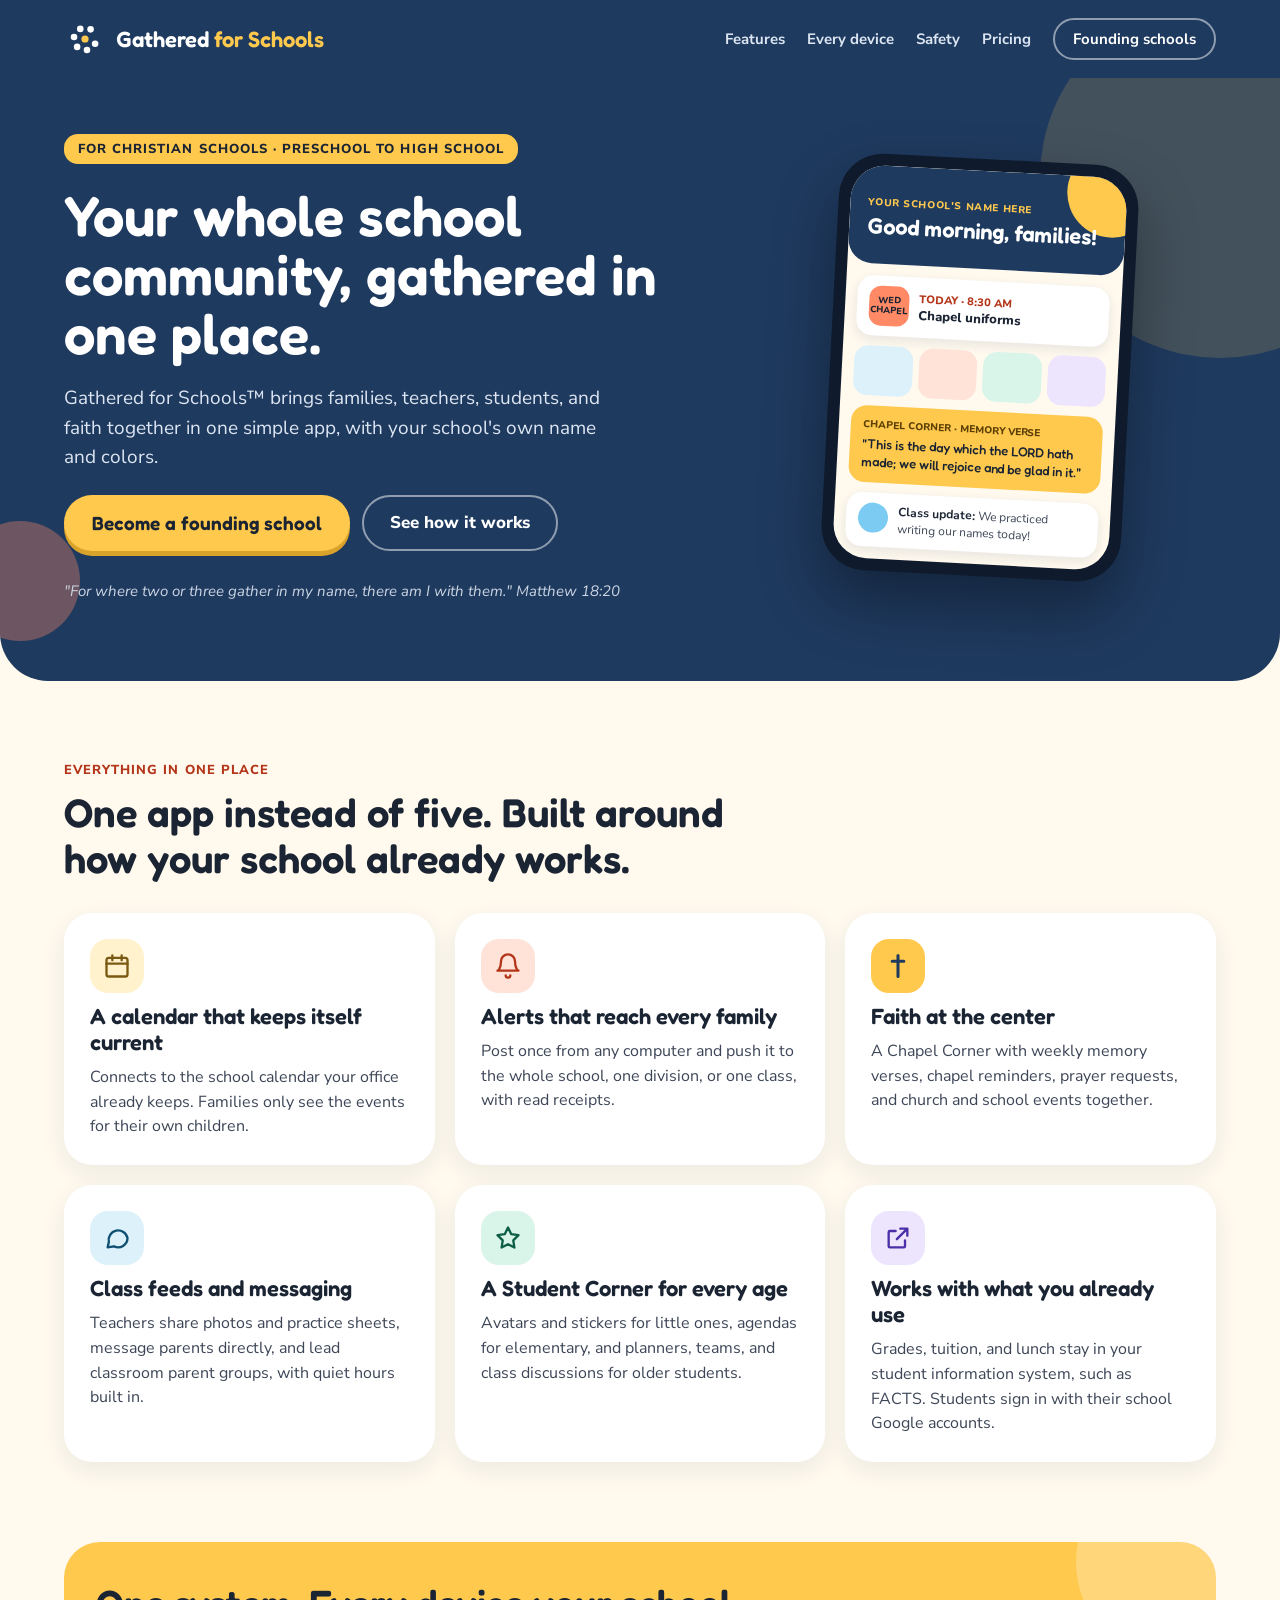
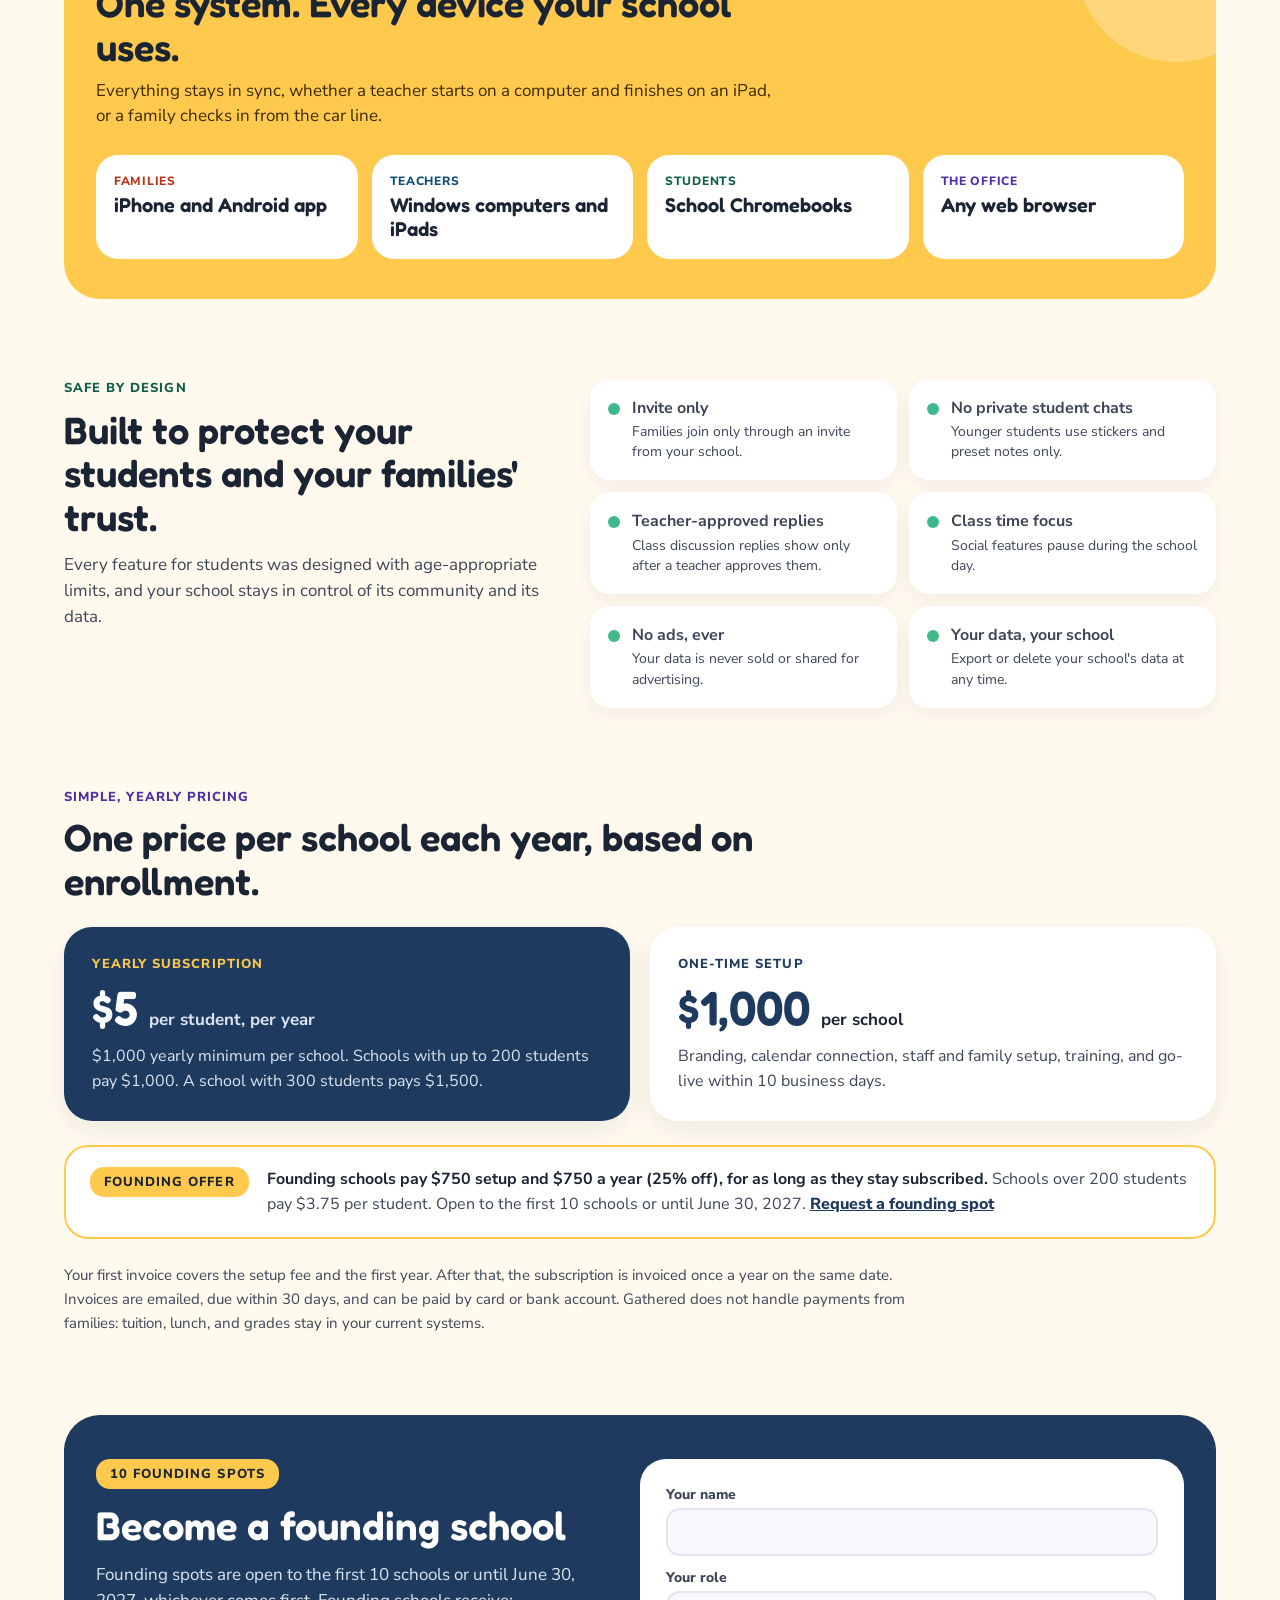
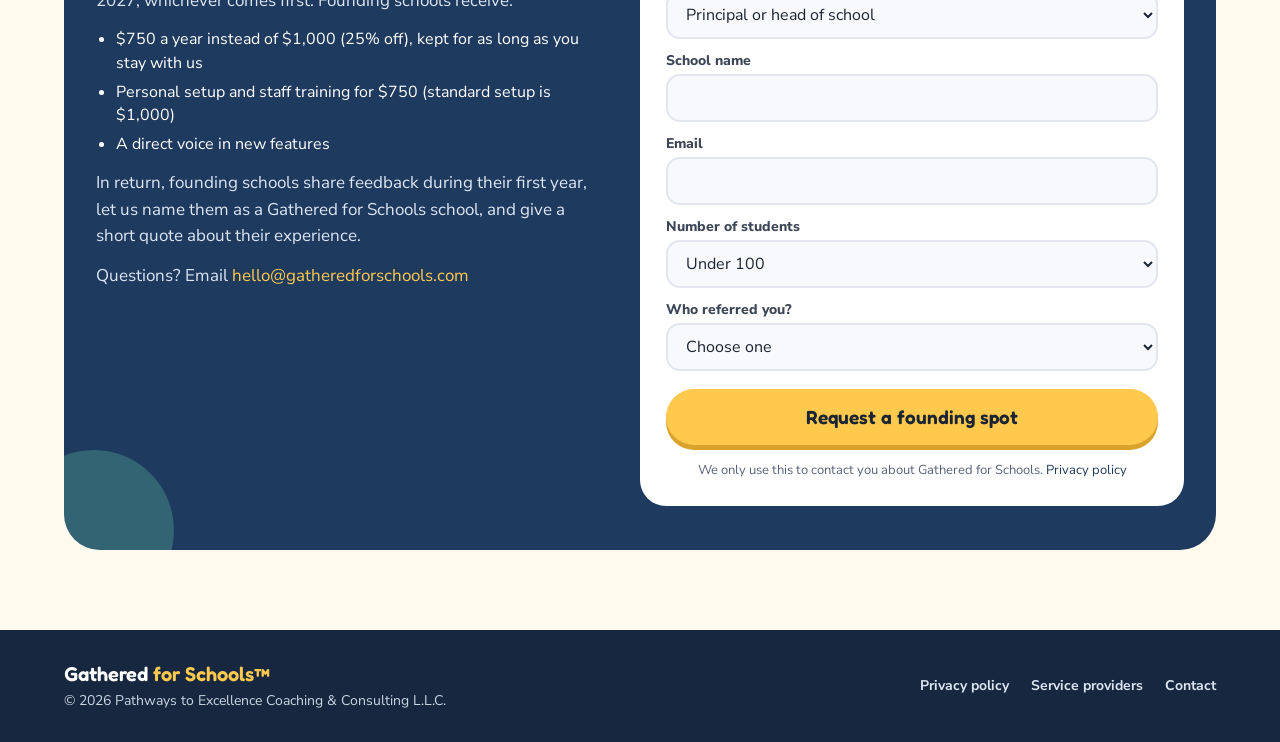
<file: index.html>
<!doctype html>
<html lang="en">
<head>
<meta charset="utf-8">
<meta name="viewport" content="width=device-width, initial-scale=1">
<title>Gathered for Schools™ | School communication for Christian schools</title>
<meta name="description" content="Gathered for Schools brings families, teachers, students, and faith together in one simple app, with your school's own name and colors. Become a founding school.">
<link rel="canonical" href="https://gatheredforschools.com/">
<meta property="og:title" content="Gathered for Schools™">
<meta property="og:description" content="Your whole school community, gathered in one place. One simple app for Christian schools, preschool to high school.">
<meta property="og:url" content="https://gatheredforschools.com/">
<meta property="og:type" content="website">
<meta name="theme-color" content="#1F3A5F">
<link rel="icon" href="favicon.svg" type="image/svg+xml">
<link rel="preconnect" href="https://fonts.googleapis.com">
<link rel="preconnect" href="https://fonts.gstatic.com" crossorigin>
<link href="https://fonts.googleapis.com/css2?family=Fredoka:wght@500;600;700&family=Nunito+Sans:wght@400;600;700;800&display=swap" rel="stylesheet">
<link rel="stylesheet" href="styles.css?v=20261123">
</head>
<body>

<header class="site-header">
  <div class="wrap">
    <a href="#top" class="brand" aria-label="Gathered for Schools home">
      <span class="brand-mark">
        <svg width="42" height="42" viewBox="0 0 64 64" aria-hidden="true"><g fill="#FFFFFF"><circle cx="40.5" cy="17.3" r="5"/><circle cx="24.8" cy="16.6" r="5"/><circle cx="15.3" cy="29.0" r="5"/><circle cx="20.0" cy="44.0" r="5"/><circle cx="35.0" cy="48.7" r="5"/><circle cx="47.4" cy="39.2" r="5"/></g><circle cx="32" cy="32" r="5.5" fill="#FFC94D"/></svg>
      </span>
      <span class="brand-name">Gathered <span>for Schools</span></span>
    </a>
    <nav class="main-nav" aria-label="Main">
      <a href="#features">Features</a>
      <a href="#devices">Every device</a>
      <a href="#safety">Safety</a>
      <a href="#pricing">Pricing</a>
      <a href="#founding" class="btn-outline-sm">Founding schools</a>
    </nav>
  </div>
</header>

<main>
<section id="top" class="hero">
  <div class="blob" aria-hidden="true" style="width:360px;height:360px;background:#FFC94D;opacity:.16;right:-120px;top:-80px"></div>
  <div class="blob" aria-hidden="true" style="width:120px;height:120px;background:#FF8A65;opacity:.35;left:-40px;bottom:40px"></div>
  <div class="wrap">
    <div class="hero-copy">
      <span class="pill">FOR CHRISTIAN SCHOOLS · PRESCHOOL TO HIGH SCHOOL</span>
      <h1>Your whole school community, gathered in one place.</h1>
      <p class="hero-lede">Gathered for Schools™ brings families, teachers, students, and faith together in one simple app, with your school's own name and colors.</p>
      <div class="hero-ctas">
        <a href="#founding" class="btn-gold">Become a founding school</a>
        <a href="#features" class="btn-ghost">See how it works</a>
      </div>
      <p class="verse">"For where two or three gather in my name, there am I with them." Matthew 18:20</p>
    </div>

    <div class="hero-phone-col" aria-hidden="true">
      <div class="phone">
        <div class="phone-screen">
          <div class="phone-top">
            <div class="blob" style="width:90px;height:90px;background:#FFC94D;right:-30px;top:-30px"></div>
            <small>YOUR SCHOOL'S NAME HERE</small>
            <strong>Good morning, families!</strong>
          </div>
          <div class="phone-body">
            <div class="p-card">
              <span class="p-date">WED<br>CHAPEL</span>
              <span style="display:flex;flex-direction:column">
                <span style="font-size:11px;font-weight:800;color:#B4361A">TODAY · 8:30 AM</span>
                <span style="font-size:13px;font-weight:800">Chapel uniforms</span>
              </span>
            </div>
            <div class="p-tiles">
              <span style="background:#DDF1FB"></span><span style="background:#FFE3D9"></span><span style="background:#D9F5EA"></span><span style="background:#ECE5FD"></span>
            </div>
            <div class="p-verse">
              <span style="font-size:10px;font-weight:800;color:#5C3F05">CHAPEL CORNER · MEMORY VERSE</span>
              <span style="font-family:'Fredoka',sans-serif;font-size:13px;font-weight:500;line-height:1.35">"This is the day which the LORD hath made; we will rejoice and be glad in it."</span>
            </div>
            <div class="p-card" style="align-items:flex-start">
              <span style="width:30px;height:30px;border-radius:15px;background:#7CCBF2;flex-shrink:0"></span>
              <span style="font-size:12px;line-height:1.4;color:#3D4657"><b style="color:#1B2433">Class update:</b> We practiced writing our names today!</span>
            </div>
          </div>
        </div>
      </div>
    </div>
  </div>
</section>

<section id="features" class="wrap features">
  <div class="section-head">
    <span class="eyebrow" style="color:#B4361A">EVERYTHING IN ONE PLACE</span>
    <h2>One app instead of five. Built around how your school already works.</h2>
  </div>
  <div class="grid-3">
    <article class="feature">
      <span class="icon" style="background:#FFF2CC;color:#7A5A12"><svg width="28" height="28" viewBox="0 0 24 24" fill="none" stroke="currentColor" stroke-width="2" stroke-linecap="round" stroke-linejoin="round" aria-hidden="true"><rect x="3" y="5" width="18" height="16" rx="2"/><path d="M3 10h18M8 3v4M16 3v4"/></svg></span>
      <h3>A calendar that keeps itself current</h3>
      <p>Connects to the school calendar your office already keeps. Families only see the events for their own children.</p>
    </article>
    <article class="feature">
      <span class="icon" style="background:#FFE3D9;color:#B4361A"><svg width="28" height="28" viewBox="0 0 24 24" fill="none" stroke="currentColor" stroke-width="2" stroke-linecap="round" stroke-linejoin="round" aria-hidden="true"><path d="M6 8a6 6 0 0 1 12 0c0 7 3 8 3 8H3s3-1 3-8"/><path d="M10 20a2 2 0 0 0 4 0"/></svg></span>
      <h3>Alerts that reach every family</h3>
      <p>Post once from any computer and push it to the whole school, one division, or one class, with read receipts.</p>
    </article>
    <article class="feature">
      <span class="icon" style="background:#FFC94D;color:#1F3A5F"><svg width="28" height="28" viewBox="0 0 24 24" fill="none" stroke="currentColor" stroke-width="2.6" stroke-linecap="round" aria-hidden="true"><path d="M12 3v18M7 8h10"/></svg></span>
      <h3>Faith at the center</h3>
      <p>A Chapel Corner with weekly memory verses, chapel reminders, prayer requests, and church and school events together.</p>
    </article>
    <article class="feature">
      <span class="icon" style="background:#DDF1FB;color:#0E4F72"><svg width="28" height="28" viewBox="0 0 24 24" fill="none" stroke="currentColor" stroke-width="2" stroke-linecap="round" stroke-linejoin="round" aria-hidden="true"><path d="M21 12a8 8 0 0 1-11.6 7.1L4 20l1-4.6A8 8 0 1 1 21 12z"/></svg></span>
      <h3>Class feeds and messaging</h3>
      <p>Teachers share photos and practice sheets, message parents directly, and lead classroom parent groups, with quiet hours built in.</p>
    </article>
    <article class="feature">
      <span class="icon" style="background:#D9F5EA;color:#0E5E46"><svg width="28" height="28" viewBox="0 0 24 24" fill="none" stroke="currentColor" stroke-width="2" stroke-linejoin="round" aria-hidden="true"><path d="m12 3 2.8 5.7 6.2.9-4.5 4.4 1 6.2L12 17.3 6.5 20.2l1-6.2L3 9.6l6.2-.9z"/></svg></span>
      <h3>A Student Corner for every age</h3>
      <p>Avatars and stickers for little ones, agendas for elementary, and planners, teams, and class discussions for older students.</p>
    </article>
    <article class="feature">
      <span class="icon" style="background:#ECE5FD;color:#4A2FA8"><svg width="28" height="28" viewBox="0 0 24 24" fill="none" stroke="currentColor" stroke-width="2" stroke-linecap="round" stroke-linejoin="round" aria-hidden="true"><path d="M14 4h6v6M20 4l-9 9M18 14v5a1 1 0 0 1-1 1H5a1 1 0 0 1-1-1V7a1 1 0 0 1 1-1h5"/></svg></span>
      <h3>Works with what you already use</h3>
      <p>Grades, tuition, and lunch stay in your student information system, such as FACTS. Students sign in with their school Google accounts.</p>
    </article>
  </div>
</section>

<section id="devices" class="wrap devices-outer">
  <div class="devices">
    <div class="blob" aria-hidden="true" style="width:200px;height:200px;background:#fff;opacity:.25;right:-60px;top:-80px"></div>
    <div style="position:relative;display:flex;flex-direction:column;gap:8px;max-width:680px">
      <h2>One system. Every device your school uses.</h2>
      <p>Everything stays in sync, whether a teacher starts on a computer and finishes on an iPad, or a family checks in from the car line.</p>
    </div>
    <div class="grid-4">
      <div class="device"><span class="eyebrow" style="color:#B4361A">FAMILIES</span><strong>iPhone and Android app</strong></div>
      <div class="device"><span class="eyebrow" style="color:#0E4F72">TEACHERS</span><strong>Windows computers and iPads</strong></div>
      <div class="device"><span class="eyebrow" style="color:#0E5E46">STUDENTS</span><strong>School Chromebooks</strong></div>
      <div class="device"><span class="eyebrow" style="color:#4A2FA8">THE OFFICE</span><strong>Any web browser</strong></div>
    </div>
  </div>
</section>

<section id="safety" class="wrap safety">
  <div class="safety-copy">
    <span class="eyebrow" style="color:#0E5E46">SAFE BY DESIGN</span>
    <h2>Built to protect your students and your families' trust.</h2>
    <p>Every feature for students was designed with age-appropriate limits, and your school stays in control of its community and its data.</p>
  </div>
  <div class="safety-grid">
    <div class="safe-item"><span class="dot"></span><span><b>Invite only</b>Families join only through an invite from your school.</span></div>
    <div class="safe-item"><span class="dot"></span><span><b>No private student chats</b>Younger students use stickers and preset notes only.</span></div>
    <div class="safe-item"><span class="dot"></span><span><b>Teacher-approved replies</b>Class discussion replies show only after a teacher approves them.</span></div>
    <div class="safe-item"><span class="dot"></span><span><b>Class time focus</b>Social features pause during the school day.</span></div>
    <div class="safe-item"><span class="dot"></span><span><b>No ads, ever</b>Your data is never sold or shared for advertising.</span></div>
    <div class="safe-item"><span class="dot"></span><span><b>Your data, your school</b>Export or delete your school's data at any time.</span></div>
  </div>
</section>

<section id="pricing" class="wrap pricing">
  <div class="section-head">
    <span class="eyebrow" style="color:#4A2FA8">SIMPLE, YEARLY PRICING</span>
    <h2>One price per school each year, based on enrollment.</h2>
  </div>
  <div class="price-grid">
    <article class="price-card price-card-main">
      <span class="eyebrow gold">YEARLY SUBSCRIPTION</span>
      <p class="price"><strong>$5</strong> per student, per year</p>
      <p>$1,000 yearly minimum per school. Schools with up to 200 students pay $1,000. A school with 300 students pays $1,500.</p>
    </article>
    <article class="price-card">
      <span class="eyebrow" style="color:#1F3A5F">ONE-TIME SETUP</span>
      <p class="price"><strong>$1,000</strong> per school</p>
      <p>Branding, calendar connection, staff and family setup, training, and go-live within 10 business days.</p>
    </article>
  </div>
  <div class="price-founding">
    <span class="pill">FOUNDING OFFER</span>
    <p><b>Founding schools pay $750 setup and $750 a year (25% off), for as long as they stay subscribed.</b> Schools over 200 students pay $3.75 per student. Open to the first 10 schools or until June 30, 2027. <a href="#founding">Request a founding spot</a></p>
  </div>
  <p class="price-note">Your first invoice covers the setup fee and the first year. After that, the subscription is invoiced once a year on the same date. Invoices are emailed, due within 30 days, and can be paid by card or bank account. Gathered does not handle payments from families: tuition, lunch, and grades stay in your current systems.</p>
</section>

<section id="founding" class="wrap founding-outer">
  <div class="founding">
    <div class="blob" aria-hidden="true" style="width:160px;height:160px;background:#6FDDB4;opacity:.25;left:-50px;bottom:-60px"></div>
    <div class="founding-copy">
      <span class="pill">10 FOUNDING SPOTS</span>
      <h2>Become a founding school</h2>
      <p>Founding spots are open to the first 10 schools or until June 30, 2027, whichever comes first. Founding schools receive:</p>
      <ul>
        <li>$750 a year instead of $1,000 (25% off), kept for as long as you stay with us</li>
        <li>Personal setup and staff training for $750 (standard setup is $1,000)</li>
        <li>A direct voice in new features</li>
      </ul>
      <p>In return, founding schools share feedback during their first year, let us name them as a Gathered for Schools school, and give a short quote about their experience.</p>
      <p>Questions? Email <a href="mailto:hello@gatheredforschools.com" style="color:#FFC94D">hello@gatheredforschools.com</a></p>
    </div>

    <div class="form-card">
      <!-- Form submissions are delivered by Formspree (free plan). -->
      <form id="founding-form" action="https://formspree.io/f/xnpdjynj" method="POST" novalidate>
        <input type="hidden" name="_subject" value="New founding school request">
        <div class="hp" aria-hidden="true"><label>Leave this empty <input type="text" name="_gotcha" tabindex="-1" autocomplete="off"></label></div>
        <label>Your name
          <input type="text" name="name" autocomplete="name" required>
        </label>
        <label>Your role
          <select name="role">
            <option>Principal or head of school</option>
            <option>Administrator</option>
            <option>Office staff</option>
            <option>Teacher</option>
            <option>Other</option>
          </select>
        </label>
        <label>School name
          <input type="text" name="school" autocomplete="organization" required>
        </label>
        <label>Email
          <input type="email" name="email" autocomplete="email" required>
        </label>
        <label>Number of students
          <select name="students">
            <option>Under 100</option>
            <option>100 to 199</option>
            <option>200 to 349</option>
            <option>350 to 499</option>
            <option>500 or more</option>
          </select>
        </label>
        <label>Who referred you?
          <select name="referred_by" required>
            <option value="">Choose one</option>
            <option>St. Paul Lutheran School (Peachtree City, GA)</option>
            <option>Another school</option>
            <option>A conference or event</option>
            <option>Someone else</option>
            <option>No one, I found you myself</option>
          </select>
        </label>
        <label id="referred-detail" hidden style="display:none"><span id="referred-detail-text">Which school referred you?</span>
          <input type="text" name="referred_by_name">
        </label>
        <p class="form-error" id="form-error" role="alert" hidden></p>
        <button type="submit" class="btn-gold" id="form-submit">Request a founding spot</button>
        <p class="form-note">We only use this to contact you about Gathered for Schools. <a href="privacy.html">Privacy policy</a></p>
      </form>

      <div class="thanks" id="thanks" role="status" hidden>
        <span class="thanks-icon"><svg width="36" height="36" viewBox="0 0 24 24" fill="none" stroke="currentColor" stroke-width="2.6" stroke-linecap="round" stroke-linejoin="round" aria-hidden="true"><path d="m5 12 5 5L20 7"/></svg></span>
        <strong>Thank you!</strong>
        <span>We received your request and will reach out personally to schedule a walkthrough.</span>
      </div>
    </div>
  </div>
</section>
</main>

<footer class="site-footer">
  <div class="wrap">
    <div>
      <span class="brand-name">Gathered <span>for Schools™</span></span>
      <small>© 2026 Pathways to Excellence Coaching &amp; Consulting L.L.C.</small>
    </div>
    <nav class="footer-nav" aria-label="Footer">
      <a href="privacy.html">Privacy policy</a>
      <a href="subprocessors">Service providers</a>
      <a href="mailto:hello@gatheredforschools.com">Contact</a>
    </nav>
  </div>
</footer>

<script>
(function () {
  var form = document.getElementById('founding-form');
  var thanks = document.getElementById('thanks');
  var err = document.getElementById('form-error');
  var btn = document.getElementById('form-submit');

  function showError(msg) { err.textContent = msg; err.hidden = false; }

  var referred = form.elements.referred_by;
  var detail = document.getElementById('referred-detail');
  var detailText = document.getElementById('referred-detail-text');
  var detailPrompts = {
    'Another school': 'Which school referred you?',
    'A conference or event': 'Which conference or event?',
    'Someone else': 'Who referred you?'
  };
  function updateDetail() {
    var prompt = detailPrompts[referred.value];
    detail.hidden = !prompt;
    detail.style.display = prompt ? 'flex' : 'none';
    if (prompt) { detailText.textContent = prompt; }
    else { form.elements.referred_by_name.value = ''; }
  }
  referred.addEventListener('change', updateDetail);
  updateDetail();

  form.addEventListener('submit', function (e) {
    e.preventDefault();
    err.hidden = true;

    var name = form.elements.name.value.trim();
    var school = form.elements.school.value.trim();
    var email = form.elements.email.value.trim();
    if (!name || !school || !email) { showError('Please fill in your name, school, and email.'); return; }
    if (!/^[^\s@]+@[^\s@]+\.[^\s@]+$/.test(email)) { showError('Please check your email address.'); return; }
    if (!form.elements.referred_by.value) { showError('Please tell us who referred you, or choose "No one, I found you myself."'); return; }
    if (!detail.hidden && !form.elements.referred_by_name.value.trim()) { showError('Please answer: ' + detailText.textContent); return; }

    btn.disabled = true;
    btn.textContent = 'Sending...';

    fetch(form.action, {
      method: 'POST',
      body: new FormData(form),
      headers: { 'Accept': 'application/json' }
    }).then(function (res) {
      if (!res.ok) throw new Error('bad response');
      form.hidden = true;
      thanks.hidden = false;
    }).catch(function () {
      showError('Something went wrong sending your request. Please try again in a moment.');
      btn.disabled = false;
      btn.textContent = 'Request a founding spot';
    });
  });
})();
</script>
</body>
</html>
</file>
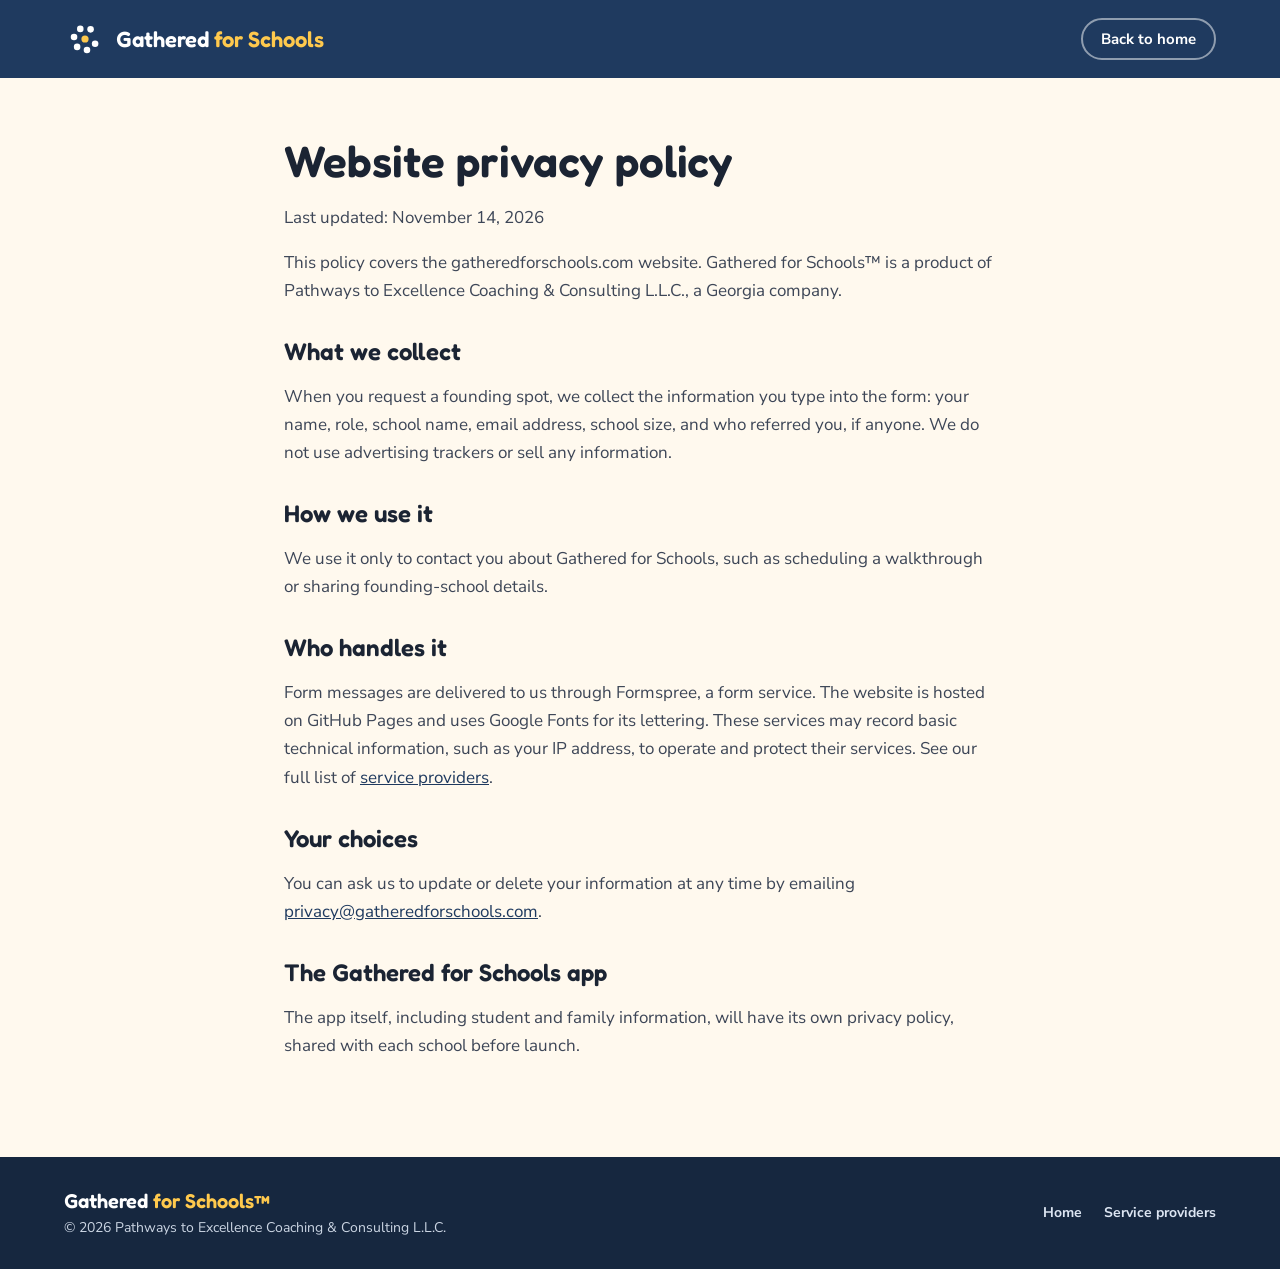
<file: privacy.html>
<!doctype html>
<html lang="en">
<head>
<meta charset="utf-8">
<meta name="viewport" content="width=device-width, initial-scale=1">
<title>Privacy policy | Gathered for Schools™</title>
<meta name="robots" content="noindex">
<link rel="icon" href="favicon.svg" type="image/svg+xml">
<link rel="preconnect" href="https://fonts.googleapis.com">
<link rel="preconnect" href="https://fonts.gstatic.com" crossorigin>
<link href="https://fonts.googleapis.com/css2?family=Fredoka:wght@500;600;700&family=Nunito+Sans:wght@400;600;700;800&display=swap" rel="stylesheet">
<link rel="stylesheet" href="styles.css?v=20261123">
</head>
<body>
<header class="site-header">
  <div class="wrap">
    <a href="./" class="brand" aria-label="Gathered for Schools home">
      <span class="brand-mark">
        <svg width="42" height="42" viewBox="0 0 64 64" aria-hidden="true"><g fill="#FFFFFF"><circle cx="40.5" cy="17.3" r="5"/><circle cx="24.8" cy="16.6" r="5"/><circle cx="15.3" cy="29.0" r="5"/><circle cx="20.0" cy="44.0" r="5"/><circle cx="35.0" cy="48.7" r="5"/><circle cx="47.4" cy="39.2" r="5"/></g><circle cx="32" cy="32" r="5.5" fill="#FFC94D"/></svg>
      </span>
      <span class="brand-name">Gathered <span>for Schools</span></span>
    </a>
    <nav class="main-nav" aria-label="Main"><a href="./" class="btn-outline-sm">Back to home</a></nav>
  </div>
</header>

<main class="wrap page">
  <h1>Website privacy policy</h1>
  <p>Last updated: November 14, 2026</p>

  <p>This policy covers the gatheredforschools.com website. Gathered for Schools™ is a product of Pathways to Excellence Coaching &amp; Consulting L.L.C., a Georgia company.</p>

  <h2>What we collect</h2>
  <p>When you request a founding spot, we collect the information you type into the form: your name, role, school name, email address, school size, and who referred you, if anyone. We do not use advertising trackers or sell any information.</p>

  <h2>How we use it</h2>
  <p>We use it only to contact you about Gathered for Schools, such as scheduling a walkthrough or sharing founding-school details.</p>

  <h2>Who handles it</h2>
  <p>Form messages are delivered to us through Formspree, a form service. The website is hosted on GitHub Pages and uses Google Fonts for its lettering. These services may record basic technical information, such as your IP address, to operate and protect their services. See our full list of <a href="subprocessors">service providers</a>.</p>

  <h2>Your choices</h2>
  <p>You can ask us to update or delete your information at any time by emailing <a href="mailto:privacy@gatheredforschools.com">privacy@gatheredforschools.com</a>.</p>

  <h2>The Gathered for Schools app</h2>
  <p>The app itself, including student and family information, will have its own privacy policy, shared with each school before launch.</p>
</main>

<footer class="site-footer">
  <div class="wrap">
    <div>
      <span class="brand-name">Gathered <span>for Schools™</span></span>
      <small>© 2026 Pathways to Excellence Coaching &amp; Consulting L.L.C.</small>
    </div>
    <nav class="footer-nav" aria-label="Footer"><a href="./">Home</a><a href="subprocessors">Service providers</a></nav>
  </div>
</footer>
</body>
</html>
</file>
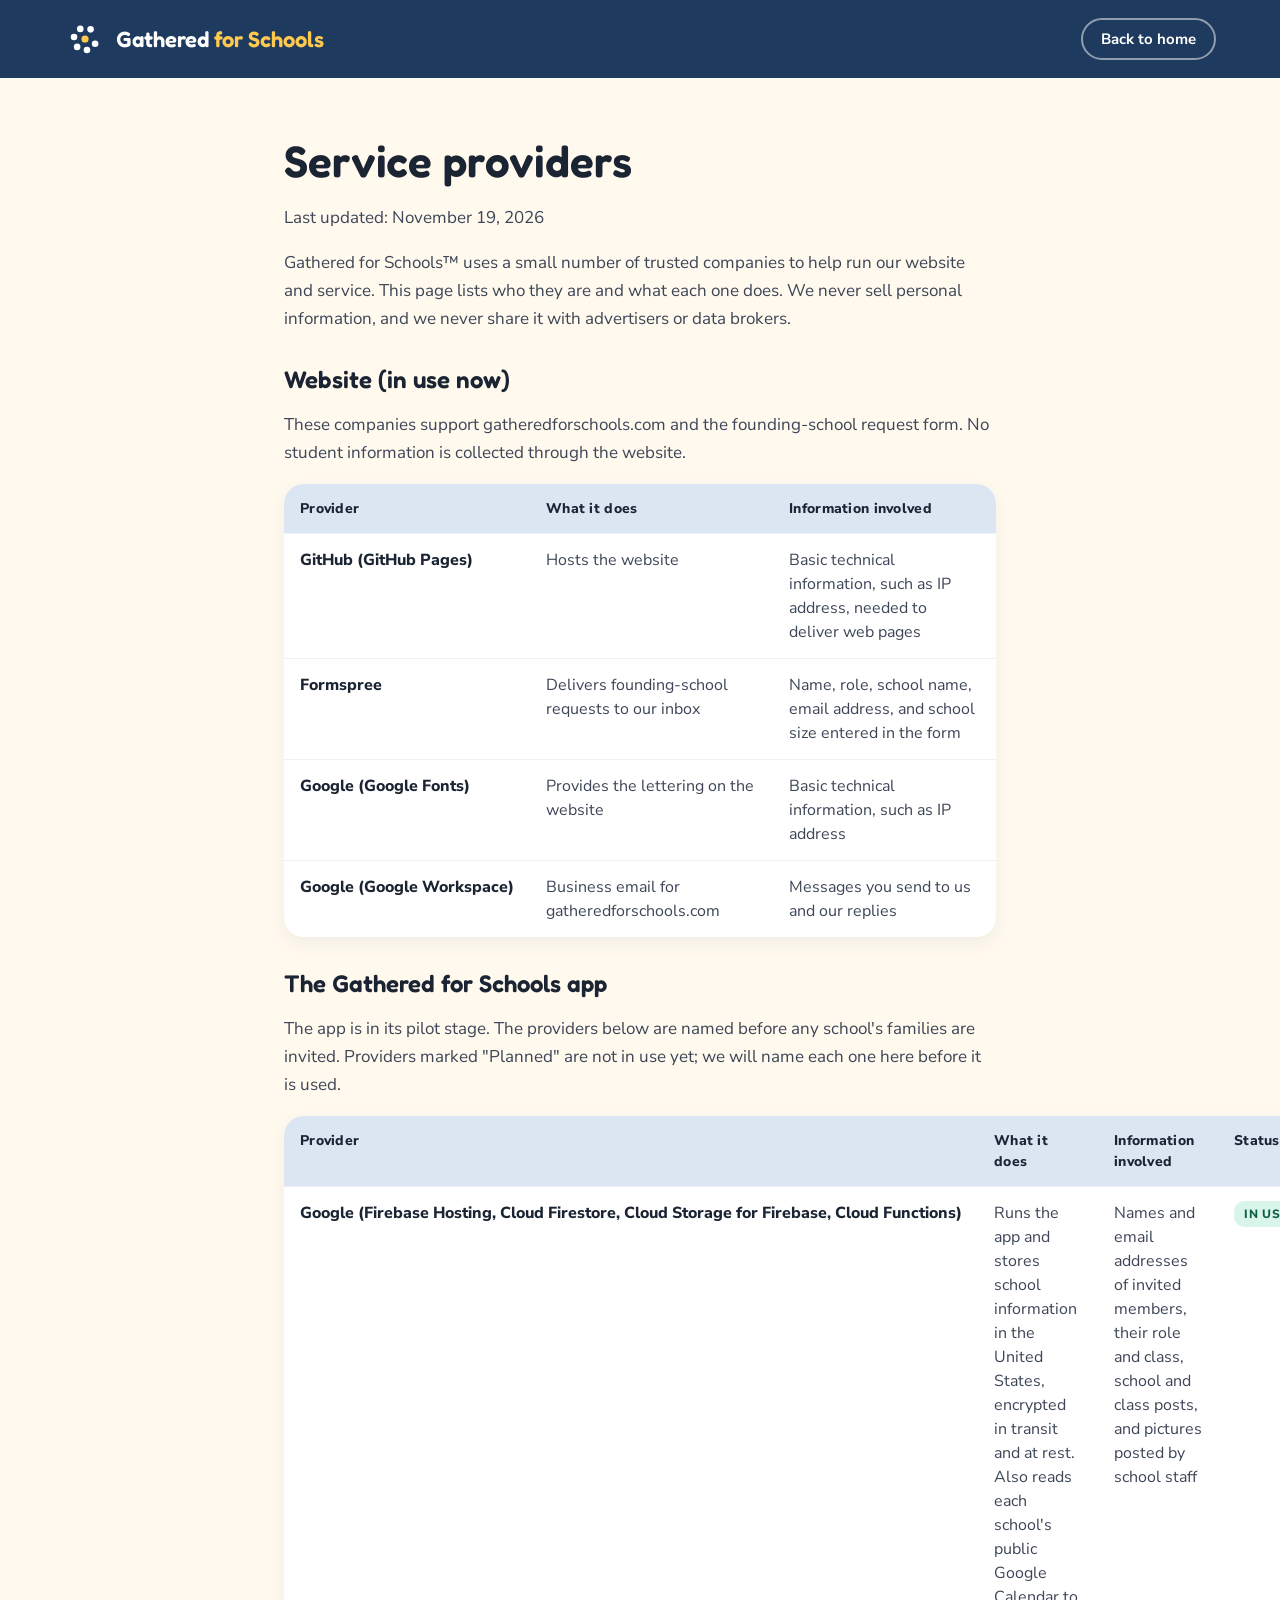
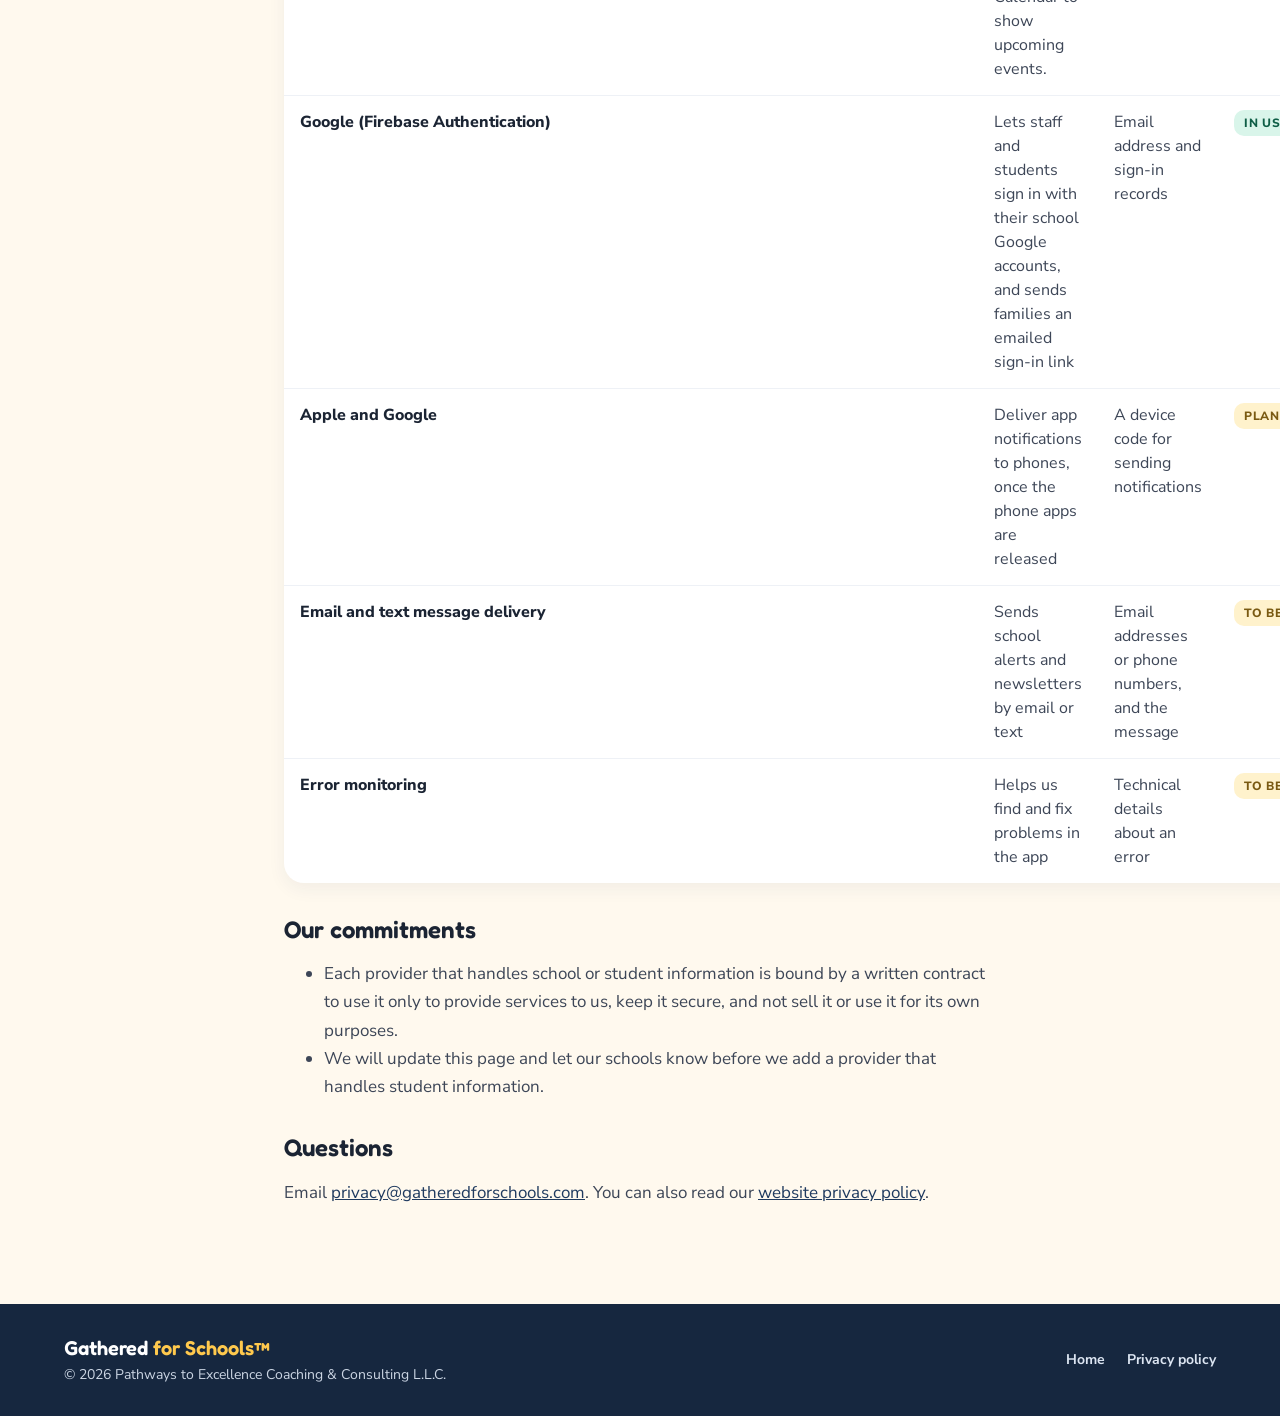
<file: subprocessors.html>
<!doctype html>
<html lang="en">
<head>
<meta charset="utf-8">
<meta name="viewport" content="width=device-width, initial-scale=1">
<title>Service providers | Gathered for Schools™</title>
<meta name="description" content="The companies that help Gathered for Schools run its website and service, and what each one does.">
<link rel="canonical" href="https://gatheredforschools.com/subprocessors">
<link rel="icon" href="favicon.svg" type="image/svg+xml">
<link rel="preconnect" href="https://fonts.googleapis.com">
<link rel="preconnect" href="https://fonts.gstatic.com" crossorigin>
<link href="https://fonts.googleapis.com/css2?family=Fredoka:wght@500;600;700&family=Nunito+Sans:wght@400;600;700;800&display=swap" rel="stylesheet">
<link rel="stylesheet" href="styles.css?v=20261123">
<style>
.sp-table{width:100%;border-collapse:separate;border-spacing:0;background:#fff;border-radius:20px;overflow:hidden;box-shadow:0 6px 18px rgba(31,58,95,.06);margin:12px 0 8px}
.sp-table th,.sp-table td{text-align:left;padding:14px 16px;font-size:16px;line-height:1.5;vertical-align:top;border-bottom:1px solid #EEF1F6}
.sp-table th{background:#DCE5F2;color:#1B2433;font-weight:800;font-size:14px;letter-spacing:.02em}
.sp-table tr:last-child td{border-bottom:none}
.sp-table td:first-child{font-weight:800;color:#1B2433;white-space:nowrap}
.sp-table td{color:#3D4657}
.status{display:inline-block;font-size:12px;font-weight:800;letter-spacing:.06em;padding:4px 10px;border-radius:10px;white-space:nowrap}
.status.live{background:#D9F5EA;color:#0E5E46}
.status.planned{background:#FFF2CC;color:#7A5A12}
@media (max-width:640px){
  .sp-table thead{display:none}
  .sp-table,.sp-table tbody,.sp-table tr,.sp-table td{display:block;width:100%}
  .sp-table tr{border-bottom:1px solid #EEF1F6;padding:6px 0}
  .sp-table td{border-bottom:none;padding:4px 16px}
  .sp-table td:first-child{padding-top:12px;white-space:normal}
}
</style>
</head>
<body>
<header class="site-header">
  <div class="wrap">
    <a href="./" class="brand" aria-label="Gathered for Schools home">
      <span class="brand-mark">
        <svg width="42" height="42" viewBox="0 0 64 64" aria-hidden="true"><g fill="#FFFFFF"><circle cx="40.5" cy="17.3" r="5"/><circle cx="24.8" cy="16.6" r="5"/><circle cx="15.3" cy="29.0" r="5"/><circle cx="20.0" cy="44.0" r="5"/><circle cx="35.0" cy="48.7" r="5"/><circle cx="47.4" cy="39.2" r="5"/></g><circle cx="32" cy="32" r="5.5" fill="#FFC94D"/></svg>
      </span>
      <span class="brand-name">Gathered <span>for Schools</span></span>
    </a>
    <nav class="main-nav" aria-label="Main"><a href="./" class="btn-outline-sm">Back to home</a></nav>
  </div>
</header>

<main class="wrap page">
  <h1>Service providers</h1>
  <p>Last updated: November 19, 2026</p>

  <p>Gathered for Schools™ uses a small number of trusted companies to help run our website and service. This page lists who they are and what each one does. We never sell personal information, and we never share it with advertisers or data brokers.</p>

  <h2>Website (in use now)</h2>
  <p>These companies support gatheredforschools.com and the founding-school request form. No student information is collected through the website.</p>
  <table class="sp-table">
    <thead><tr><th>Provider</th><th>What it does</th><th>Information involved</th></tr></thead>
    <tbody>
      <tr><td>GitHub (GitHub Pages)</td><td>Hosts the website</td><td>Basic technical information, such as IP address, needed to deliver web pages</td></tr>
      <tr><td>Formspree</td><td>Delivers founding-school requests to our inbox</td><td>Name, role, school name, email address, and school size entered in the form</td></tr>
      <tr><td>Google (Google Fonts)</td><td>Provides the lettering on the website</td><td>Basic technical information, such as IP address</td></tr>
      <tr><td>Google (Google Workspace)</td><td>Business email for gatheredforschools.com</td><td>Messages you send to us and our replies</td></tr>
    </tbody>
  </table>

  <h2>The Gathered for Schools app</h2>
  <p>The app is in its pilot stage. The providers below are named before any school's families are invited. Providers marked "Planned" are not in use yet; we will name each one here before it is used.</p>
  <table class="sp-table">
    <thead><tr><th>Provider</th><th>What it does</th><th>Information involved</th><th>Status</th></tr></thead>
    <tbody>
      <tr><td>Google (Firebase Hosting, Cloud Firestore, Cloud Storage for Firebase, Cloud Functions)</td><td>Runs the app and stores school information in the United States, encrypted in transit and at rest. Also reads each school's public Google Calendar to show upcoming events.</td><td>Names and email addresses of invited members, their role and class, school and class posts, and pictures posted by school staff</td><td><span class="status live">IN USE</span></td></tr>
      <tr><td>Google (Firebase Authentication)</td><td>Lets staff and students sign in with their school Google accounts, and sends families an emailed sign-in link</td><td>Email address and sign-in records</td><td><span class="status live">IN USE</span></td></tr>
      <tr><td>Apple and Google</td><td>Deliver app notifications to phones, once the phone apps are released</td><td>A device code for sending notifications</td><td><span class="status planned">PLANNED</span></td></tr>
      <tr><td>Email and text message delivery</td><td>Sends school alerts and newsletters by email or text</td><td>Email addresses or phone numbers, and the message</td><td><span class="status planned">TO BE NAMED</span></td></tr>
      <tr><td>Error monitoring</td><td>Helps us find and fix problems in the app</td><td>Technical details about an error</td><td><span class="status planned">TO BE NAMED</span></td></tr>
    </tbody>
  </table>

  <h2>Our commitments</h2>
  <ul>
    <li>Each provider that handles school or student information is bound by a written contract to use it only to provide services to us, keep it secure, and not sell it or use it for its own purposes.</li>
    <li>We will update this page and let our schools know before we add a provider that handles student information.</li>
  </ul>

  <h2>Questions</h2>
  <p>Email <a href="mailto:privacy@gatheredforschools.com">privacy@gatheredforschools.com</a>. You can also read our <a href="privacy.html">website privacy policy</a>.</p>
</main>

<footer class="site-footer">
  <div class="wrap">
    <div>
      <span class="brand-name">Gathered <span>for Schools™</span></span>
      <small>© 2026 Pathways to Excellence Coaching &amp; Consulting L.L.C.</small>
    </div>
    <nav class="footer-nav" aria-label="Footer">
      <a href="./">Home</a>
      <a href="privacy.html">Privacy policy</a>
    </nav>
  </div>
</footer>
</body>
</html>
</file>
<file: styles.css>
:root{
  --navy:#1F3A5F;--navy-dark:#16273F;--ink:#1B2433;--body:#3D4657;
  --gold:#FFC94D;--gold-shadow:#D9A22A;--coral:#FF8A65;--cream:#FFF9EE;
  --pale:#DCE5F2;--muted:#CBD5E3;--red:#B4361A;
}
*{box-sizing:border-box}
html{scroll-behavior:smooth}
body{margin:0;background:var(--cream);color:var(--ink);font-family:'Nunito Sans',system-ui,sans-serif;overflow-x:hidden}
a{color:var(--navy);text-decoration:none}
a:hover{color:#16304F}
a:focus-visible,button:focus-visible,input:focus-visible,select:focus-visible{outline:3px solid var(--gold);outline-offset:3px}
h1,h2,h3,.display{font-family:'Fredoka',system-ui,sans-serif;font-weight:600}
.wrap{max-width:1200px;margin:0 auto;padding-left:24px;padding-right:24px}
.eyebrow{font-size:13px;font-weight:800;letter-spacing:.08em}
.pill{align-self:flex-start;font-size:13px;font-weight:800;letter-spacing:.08em;color:var(--ink);background:var(--gold);padding:6px 14px;border-radius:14px}
.blob{position:absolute;border-radius:50%;pointer-events:none}

/* Header */
.site-header{background:var(--navy);color:#fff}
.site-header .wrap{padding-top:18px;padding-bottom:18px;display:flex;flex-wrap:wrap;align-items:center;justify-content:space-between;gap:16px}
.brand{display:flex;align-items:center;gap:10px;color:#fff}
.brand:hover{color:#fff}
.brand-mark{width:42px;height:42px;display:flex;align-items:center;justify-content:center;flex-shrink:0}
.brand-name{font-family:'Fredoka',sans-serif;font-size:22px;font-weight:600}
.brand-name span,.gold{color:var(--gold)}
.main-nav{display:flex;flex-wrap:wrap;align-items:center;gap:6px 22px;font-size:15px;font-weight:700}
.main-nav a{color:var(--pale)}
.main-nav a:hover{color:#fff}
.btn-outline-sm{min-height:42px;padding:0 18px;border-radius:21px;border:2px solid rgba(255,255,255,.5);color:#fff!important;display:flex;align-items:center}

/* Hero */
.hero{position:relative;overflow:hidden;background:var(--navy);color:#fff;border-radius:0 0 48px 48px}
.hero .wrap{position:relative;padding-top:56px;padding-bottom:80px;display:flex;flex-wrap:wrap;align-items:center;gap:48px}
.hero-copy{flex:1 1 480px;min-width:0;display:flex;flex-direction:column;gap:22px}
.hero h1{margin:0;font-size:clamp(38px,6vw,56px);line-height:1.05}
.hero-lede{margin:0;font-size:19px;line-height:1.55;color:var(--pale);max-width:560px}
.hero-ctas{display:flex;flex-wrap:wrap;gap:12px}
.btn-gold{min-height:56px;padding:0 28px;border-radius:28px;background:var(--gold);color:var(--ink);font-family:'Fredoka',sans-serif;font-size:19px;font-weight:600;display:inline-flex;align-items:center;justify-content:center;box-shadow:0 5px 0 var(--gold-shadow);border:none;cursor:pointer;transition:transform .1s,box-shadow .1s}
.btn-gold:hover{color:var(--ink);transform:translateY(-1px)}
.btn-gold:active{transform:translateY(3px);box-shadow:0 2px 0 var(--gold-shadow)}
.btn-ghost{min-height:56px;padding:0 26px;border-radius:28px;border:2px solid rgba(255,255,255,.5);color:#fff;font-size:17px;font-weight:800;display:inline-flex;align-items:center}
.btn-ghost:hover{color:#fff;border-color:#fff}
.verse{margin:8px 0 0;font-size:15px;font-style:italic;color:var(--muted)}
.hero-phone-col{flex:1 1 320px;display:flex;justify-content:center}

/* Phone mock */
.phone{width:300px;max-width:100%;border-radius:44px;background:#0F1B2D;padding:12px;box-shadow:0 30px 60px rgba(0,0,0,.35);transform:rotate(3deg)}
.phone-screen{border-radius:34px;overflow:hidden;background:var(--cream);color:var(--ink)}
.phone-top{position:relative;overflow:hidden;background:var(--navy);color:#fff;padding:30px 18px 26px;border-radius:0 0 24px 24px}
.phone-top small{position:relative;display:block;font-size:10px;font-weight:800;letter-spacing:.06em;color:var(--gold)}
.phone-top strong{position:relative;display:block;font-family:'Fredoka',sans-serif;font-size:22px;font-weight:600;line-height:1.1;margin-top:4px}
.phone-body{padding:12px;display:flex;flex-direction:column;gap:10px}
.p-card{background:#fff;border-radius:16px;padding:10px 12px;display:flex;gap:10px;align-items:center;box-shadow:0 4px 12px rgba(31,58,95,.10)}
.p-date{width:40px;height:40px;border-radius:12px;background:var(--coral);display:flex;flex-direction:column;align-items:center;justify-content:center;font-size:9px;font-weight:800;line-height:1.1;text-align:center}
.p-tiles{display:grid;grid-template-columns:repeat(4,minmax(0,1fr));gap:6px}
.p-tiles span{height:50px;border-radius:14px}
.p-verse{background:var(--gold);border-radius:16px;padding:12px;display:flex;flex-direction:column;gap:4px}

/* Sections */
.section-head{display:flex;flex-direction:column;gap:10px;max-width:720px}
.section-head h2,.devices h2,.safety h2,.founding h2{margin:0;line-height:1.15}
.features{padding-top:80px;padding-bottom:40px;display:flex;flex-direction:column;gap:32px}
.features h2{font-size:clamp(30px,4vw,40px)}
.grid-3{display:grid;grid-template-columns:repeat(auto-fit,minmax(280px,1fr));gap:20px}
.feature{background:#fff;border-radius:28px;padding:26px;display:flex;flex-direction:column;gap:10px;box-shadow:0 8px 24px rgba(31,58,95,.08)}
.feature h3{margin:0;font-size:22px}
.feature p{margin:0;font-size:16px;line-height:1.55;color:var(--body)}
.icon{width:54px;height:54px;border-radius:18px;display:flex;align-items:center;justify-content:center}

.devices-outer{padding-top:40px;padding-bottom:40px}
.devices{position:relative;overflow:hidden;background:var(--gold);border-radius:36px;padding:40px 32px;display:flex;flex-direction:column;gap:26px}
.devices h2{font-size:clamp(28px,3.6vw,38px)}
.devices p{margin:0;font-size:17px;line-height:1.5;color:#3D2A03}
.grid-4{position:relative;display:grid;grid-template-columns:repeat(auto-fit,minmax(220px,1fr));gap:14px}
.device{background:#fff;border-radius:22px;padding:18px;display:flex;flex-direction:column;gap:4px}
.device .eyebrow{font-size:12px;letter-spacing:.06em}
.device strong{font-family:'Fredoka',sans-serif;font-size:20px;font-weight:600}

.safety{padding-top:40px;padding-bottom:40px;display:flex;flex-wrap:wrap;gap:40px;align-items:flex-start}
.safety-copy{flex:1 1 340px;display:flex;flex-direction:column;gap:12px}
.safety h2{font-size:clamp(28px,3.6vw,38px)}
.safety-copy p{margin:0;font-size:17px;line-height:1.55;color:var(--body)}
.safety-grid{flex:1 1 480px;display:grid;grid-template-columns:repeat(auto-fit,minmax(220px,1fr));gap:12px}
.safe-item{background:#fff;border-radius:20px;padding:18px;display:flex;gap:12px;align-items:flex-start;box-shadow:0 6px 18px rgba(31,58,95,.06)}
.dot{width:12px;height:12px;border-radius:6px;background:#3FB98C;margin-top:6px;flex-shrink:0}
.safe-item b{display:block;font-size:16px;margin-bottom:2px}
.safe-item span{font-size:14px;line-height:1.45;color:var(--body)}

.founding-outer{padding-top:40px;padding-bottom:80px}
.founding{position:relative;overflow:hidden;background:var(--navy);color:#fff;border-radius:36px;padding:44px 32px;display:flex;flex-wrap:wrap;gap:40px}
.founding-copy{position:relative;flex:1 1 340px;display:flex;flex-direction:column;gap:14px}
.founding h2{font-size:clamp(30px,4vw,40px);line-height:1.12}
.founding-copy p{margin:0;font-size:17px;line-height:1.55;color:var(--pale)}
.founding-copy ul{margin:0;padding-left:20px;display:flex;flex-direction:column;gap:6px;font-size:16px;line-height:1.45}
.form-card{position:relative;flex:1 1 380px;background:#fff;color:var(--ink);border-radius:26px;padding:26px}
.form-card form{display:flex;flex-direction:column;gap:12px}
.form-card label{display:flex;flex-direction:column;gap:4px;font-size:14px;font-weight:800;color:var(--body)}
.form-card label[hidden]{display:none}
.form-card input,.form-card select{min-height:48px;padding:0 14px;border:2px solid #E3E6EE;border-radius:14px;background:#F8F9FC;font-family:inherit;font-size:16px;color:var(--ink);width:100%}
.form-card input:focus,.form-card select:focus{border-color:var(--navy);background:#fff}
.form-card .btn-gold{margin-top:6px;width:100%}
.form-note{margin:4px 0 0;font-size:13px;line-height:1.45;color:#5A6375;text-align:center}
.form-error{margin:0;font-size:14px;font-weight:700;color:var(--red)}
.hp{position:absolute;left:-9999px;width:1px;height:1px;overflow:hidden}
.thanks{min-height:360px;display:flex;flex-direction:column;align-items:center;justify-content:center;gap:14px;text-align:center}
.thanks[hidden]{display:none}
.thanks-icon{width:72px;height:72px;border-radius:36px;background:#D9F5EA;color:#0E5E46;display:flex;align-items:center;justify-content:center}
.thanks strong{font-family:'Fredoka',sans-serif;font-size:26px;font-weight:600}
.thanks span{font-size:16px;line-height:1.5;color:var(--body);max-width:320px}

/* Pricing */
.pricing{padding-top:40px;padding-bottom:40px;display:flex;flex-direction:column;gap:24px}
.pricing h2{font-size:clamp(28px,3.6vw,38px)}
.price-grid{display:grid;grid-template-columns:repeat(auto-fit,minmax(280px,1fr));gap:20px}
.price-card{background:#fff;border-radius:28px;padding:28px;display:flex;flex-direction:column;gap:10px;box-shadow:0 8px 24px rgba(31,58,95,.08)}
.price-card p{margin:0;font-size:16px;line-height:1.55;color:var(--body)}
.price-card .price{font-size:17px;font-weight:700;color:var(--ink)}
.price-card .price strong{font-family:'Fredoka',sans-serif;font-size:48px;font-weight:600;line-height:1;margin-right:6px;color:var(--navy)}
.price-card-main{background:var(--navy)}
.price-card-main p,.price-card-main .price{color:var(--pale)}
.price-card-main .price strong{color:#fff}
.price-founding{background:#fff;border:2px solid var(--gold);border-radius:24px;padding:20px 24px;display:flex;flex-wrap:wrap;align-items:center;gap:12px 18px}
.price-founding p{margin:0;flex:1 1 420px;font-size:16px;line-height:1.55;color:var(--body)}
.price-founding b{color:var(--ink)}
.price-founding a{font-weight:800;text-decoration:underline}
.price-note{margin:0;font-size:15px;line-height:1.6;color:var(--body);max-width:860px}

/* Footer */
.site-footer{background:var(--navy-dark);color:var(--muted)}
.site-footer .wrap{padding-top:32px;padding-bottom:32px;display:flex;flex-wrap:wrap;justify-content:space-between;align-items:center;gap:16px}
.site-footer .brand-name{font-size:20px;color:#fff}
.site-footer small{display:block;font-size:14px;margin-top:4px}
.footer-nav{display:flex;flex-wrap:wrap;gap:8px 22px;font-size:14px;font-weight:700}
.footer-nav a{color:var(--pale)}
.footer-nav a:hover{color:#fff}

/* Simple text pages */
.page{max-width:760px;padding-top:56px;padding-bottom:80px}
.page h1{font-size:clamp(32px,5vw,44px);margin:0 0 8px}
.page h2{font-size:24px;margin:32px 0 8px}
.page p,.page li{font-size:17px;line-height:1.65;color:var(--body)}
.page a{text-decoration:underline}

@media (max-width:640px){
  .main-nav{gap:6px 16px;font-size:14px}
  .hero{border-radius:0 0 32px 32px}
  .hero .wrap{padding-top:36px;padding-bottom:56px;gap:36px}
  .phone{transform:none}
  .devices,.founding{padding:32px 20px;border-radius:28px}
  .form-card{padding:20px}
}
@media (prefers-reduced-motion:reduce){html{scroll-behavior:auto}.btn-gold{transition:none}}
</file>
